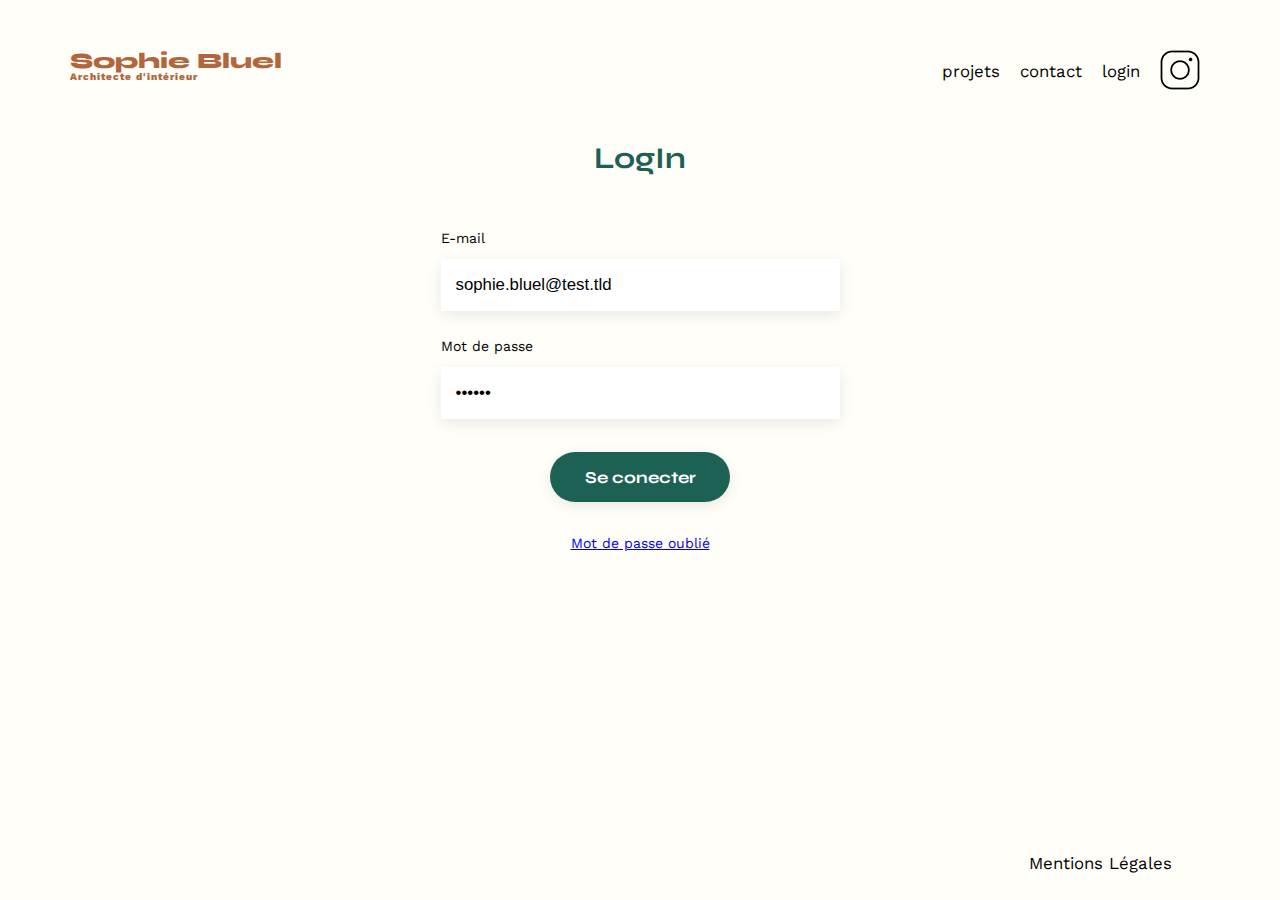
<file: FrontEnd/login.html>
<!DOCTYPE html>
<html lang="fr">
<head>
    <meta charset="UTF-8">
    <title>Sophie Bluel - Architecte d'intérieur</title>
    <meta name="viewport" content="width=device-width, initial-scale=1.0">
    <link rel="preconnect" href="https://fonts.googleapis.com">
    <link rel="preconnect" href="https://fonts.gstatic.com" crossorigin>
    <link href="https://fonts.googleapis.com/css2?family=Syne:wght@700;800&family=Work+Sans&display=swap" rel="stylesheet">
    <meta name="description" content="">
    <link rel="stylesheet" href="./assets/style.css">
    <script src="scripts/login.js" defer></script>
</head>

<style>
    footer {
        position: absolute;
        bottom: 0;
        align-self: center;
        width: 100%;
        max-width: 1140px;
    }
</style>

<body>
    <header>
        <h1>Sophie Bluel <span>Architecte d'intérieur</span></h1>
        <nav>
            <ul>
                <li><a href="index.html">projets</a></li>
                <li><a href="index.html#contact">contact</a></li>
                <li class="active">login</li>
                <li><img src="./assets/icons/instagram.png" alt="Instagram"></li>
            </ul>
        </nav>
    </header>

    <main>
        <section id="login">
            <h2>LogIn</h2>
            <form action="#" method="post" id="login-form">
                <label for="email">E-mail</label>
                <input type="email" name="email" id="email" value="sophie.bluel@test.tld">
                <label for="password">Mot de passe</label>
                <input type="password" name="password" id="password" value="S0phie">
                <input type="submit" value="Se conecter">
            </form>
            <a href="#">Mot de passe oublié</a>
        </section>
    </main>

    <footer>
        <nav>
            <ul>
                <li>Mentions Légales</li>
            </ul>
        </nav>
    </footer>
</body>
</html>
</file>
<file: FrontEnd/assets/style.css>
/* http://meyerweb.com/eric/tools/css/reset/
   v2.0 | 20110126
   License: none (public domain)
*/

html, body, div, span, applet, object, iframe,
h1, h2, h3, h4, h5, h6, p, blockquote, pre,
a, abbr, acronym, address, big, cite, code,
del, dfn, em, img, ins, kbd, q, s, samp,
small, strike, strong, sub, sup, tt, var,
b, u, i, center,
dl, dt, dd, ol, ul, li,
fieldset, form, label, legend,
table, caption, tbody, tfoot, thead, tr, th, td,
article, aside, canvas, details, embed,
figure, figcaption, footer, header, hgroup,
menu, nav, output, ruby, section, summary,
time, mark, audio, video {
	margin: 0;
	padding: 0;
	border: 0;
	font-size: 100%;
	font: inherit;
	vertical-align: baseline;
}
/* HTML5 display-role reset for older browsers */
article, aside, details, figcaption, figure,
footer, header, hgroup, menu, nav, section {
	display: block;
}

:root {
	--main-bg-color: rgb(255,254,249);
	--primary-color: #B1663C;
	--secondary-color: #1D6154;
}

body {
	line-height: 1;
	background-color: var(--main-bg-color);
}

.d-none {
	display: none !important;
}

.error-message {
	margin-top: 5dvh;
	color: darkred;
	font-weight: bolder;
	font-size: 1.2em;
}

ol, ul {
	list-style: none;
}
blockquote, q {
	quotes: none;
}
blockquote:before, blockquote:after,
q:before, q:after {
	content: '';
	content: none;
}
table {
	border-collapse: collapse;
	border-spacing: 0;
}
/** end reset css**/
body {
	max-width: 1140px;
	margin:auto;
	font-family: 'Work Sans' ;
	font-size: 14px;
}
#edit-banner {
	width: 100%;
	background-color: black;
	color: var(--main-bg-color);
	display: flex;
	justify-content: center;
	padding: 15px 0;
	position: absolute;
	top: 0;
	left: 0;
}
#edit-banner p {
	padding-left: 10px;
}
header {
	display: flex;
	justify-content: space-between;
	margin-top: 50px;
}
section {
	margin: 50px 0
}

h1{
	display: flex;
	flex-direction: column;
	font-family: 'Syne';
	font-size: 22px;
	font-weight: 800;
	color: var(--primary-color)
}

h1 > span {
	font-family: 'Work Sans';
	font-size:10px;
	letter-spacing: 0.1em;
;
}

h2{
	font-family: 'Syne';
	font-weight: 700;
	font-size: 30px;
	color: var(--secondary-color)
}
nav ul {
	display: flex;
	align-items: center;
	list-style-type: none;

}
nav li {
	padding: 0 10px;
	font-size: 1.2em;
}

nav li a {
	text-decoration: none;
	color: black;
}

#introduction {
	display: flex;
	align-items: center;
}
#introduction figure {
	flex: 1
}
#introduction img {
	display: block;
	margin: auto;
	width: 80%;
}

#introduction article {
	flex: 1
}
#introduction h2 {
	margin-bottom: 1em;
}

#introduction p {
	margin-bottom: 0.5em;
}
#portfolio h2 {
	text-align: center;
	margin-bottom: 1em;
}

#portfolio-header {
	display: flex;
	justify-content: center;
	align-items: center;
}

.action-btn {
	border: none;
	background-color: var(--main-bg-color);
	cursor: pointer;
}

#portfolio .filters-container {
	display: flex;
	justify-content: center;
	gap: 1em;
	margin-bottom: 30px;
}

.filters-container button {
	padding: 0.75em 1em;
	border-radius: 30px;
	color: var(--secondary-color);
	background-color: var(--main-bg-color);
	cursor: pointer;
	border: 1px solid var(--secondary-color);
}

#active-filter {
	color: var(--main-bg-color);
	background-color: var(--secondary-color);
}

.gallery {
	width: 100%;
	display: grid;
	grid-template-columns: 1fr 1fr 1fr;
	grid-column-gap: 20px;
	grid-row-gap: 20px;
}

.gallery img {
	width: 100%;

}
#contact {
	width: 50%;
	margin: auto;
}

#contact > * {
	text-align: center;

}

#contact h2{
	margin-bottom: 20px;
}

form {
	text-align: left;
	margin-top:30px;
	display: flex;
	flex-direction: column;
}

input, select {
	height: 50px;
	font-size: 1.2em;
	border: none;
	box-shadow: 0px 4px 14px rgba(0, 0, 0, 0.09);
}
label {
	margin: 2em 0 1em 0;
}

textarea {
	border: none;
	box-shadow: 0px 4px 14px rgba(0, 0, 0, 0.09);
}

input[type="submit"]{
	font-family: 'Syne';
	font-weight: 700;
	color: white;
	background-color: var(--secondary-color);
	margin : 2em auto ;
	width: 180px;
	text-align: center;
	border-radius: 60px ;
}

footer nav ul {
	display: flex;
	justify-content: flex-end;
	margin: 2em
}

#login {
	display: flex;
	flex-direction: column;
	align-items: center;
}

#login form {
	display: flex;
	flex-direction: column;
	width: 35%;
}

#login input[type=email],  #login input[type=password]{
	padding-left: 15px;
}

.modal {
	position: fixed;
	z-index: 1;
	left: 0;
	top: 0;
	width: 100%;
	height: 100%;
	background-color: rgb(0,0,0);
	background-color: rgba(0,0,0,0.3);
}

.modal-content {
	background-color: white;
	margin: 15% auto;
	border-radius: 15px;
	width: 40%;
	height: 60%;
	display: flex;
	flex-direction: column;
}

.modal-content .modal-header {
	display: flex;
	justify-content: center;
	padding-top: 30px;
	position: relative;
	margin: 10px;
	margin-bottom: 30px;
}

.modal-content .modal-close-btn {
	position: absolute;
	top: 10px;
	right: 10px;
}

.modal-content #add-picture-back-btn {
	position: absolute;
	top: 10px;
	left: 10px;
}

.modal-content .modal-body {
	display: flex;
	flex-direction: column;
	align-items: center;
	overflow-y: auto;
	padding: 0 60px;
	height: 50dvh;
}


.modal-content .modal-header h3 {
	font-size: 1.5rem;
}

.modal-content .modal-body .works-container {
	display: flex;
	gap: 20px 10px;
	flex-wrap: wrap;
	height: 100%;
	margin-bottom: 120px;
}

.modal-content .works-container figure {
	position: relative;
}

.modal-content .works-container figure img {
	max-width: 73px;
	max-height: 100px;
}

.modal-content .works-container figure i {
	position: absolute;
	right: 3px;
	top: 3px;
	color: var(--main-bg-color);
	background-color: black;
	padding: 5px;
	border-radius: 4px;
	cursor: pointer;
}

.modal-content .works-container figure figcaption {
	display: none;
}

.modal-content .modal-footer {
	display: flex;
	justify-content: center;
	margin: 0 60px;
	padding: 30px 60px;
	border-top: 2px solid lightgrey;
	z-index: 1;
}

#add-picture-btn, #add-picture-submit-btn {
	color: var(--main-bg-color);
	background-color: var(--secondary-color);
	border-radius: 30px;
	padding: 10px 35px;
	border: none;
}

.modal-content form {
	width: 100%;
}

.select-picture {
	background-color: #E8F1F6;
	border-radius: 5px;
	display: flex;
	justify-content: center;
}

.select-picture img {
	max-height: 200px;
}

.picture-not-selected {
	display: flex;
	flex-direction: column;
	align-items: center;
	text-align: center;
	gap: 10px;
	width: 100%;
	padding: 20px;
}

.picture-not-selected input[type='file'] {
	display: none;
}

.picture-not-selected i {
	font-size: 80px;
	color: #CBD6DC;
}

#select-picture-btn {
	background-color: #CBD6DC;
	color: #306685;
	border: none;
	border-radius: 15px;
	padding: 10px;
	width: 50%;
}
</file>
